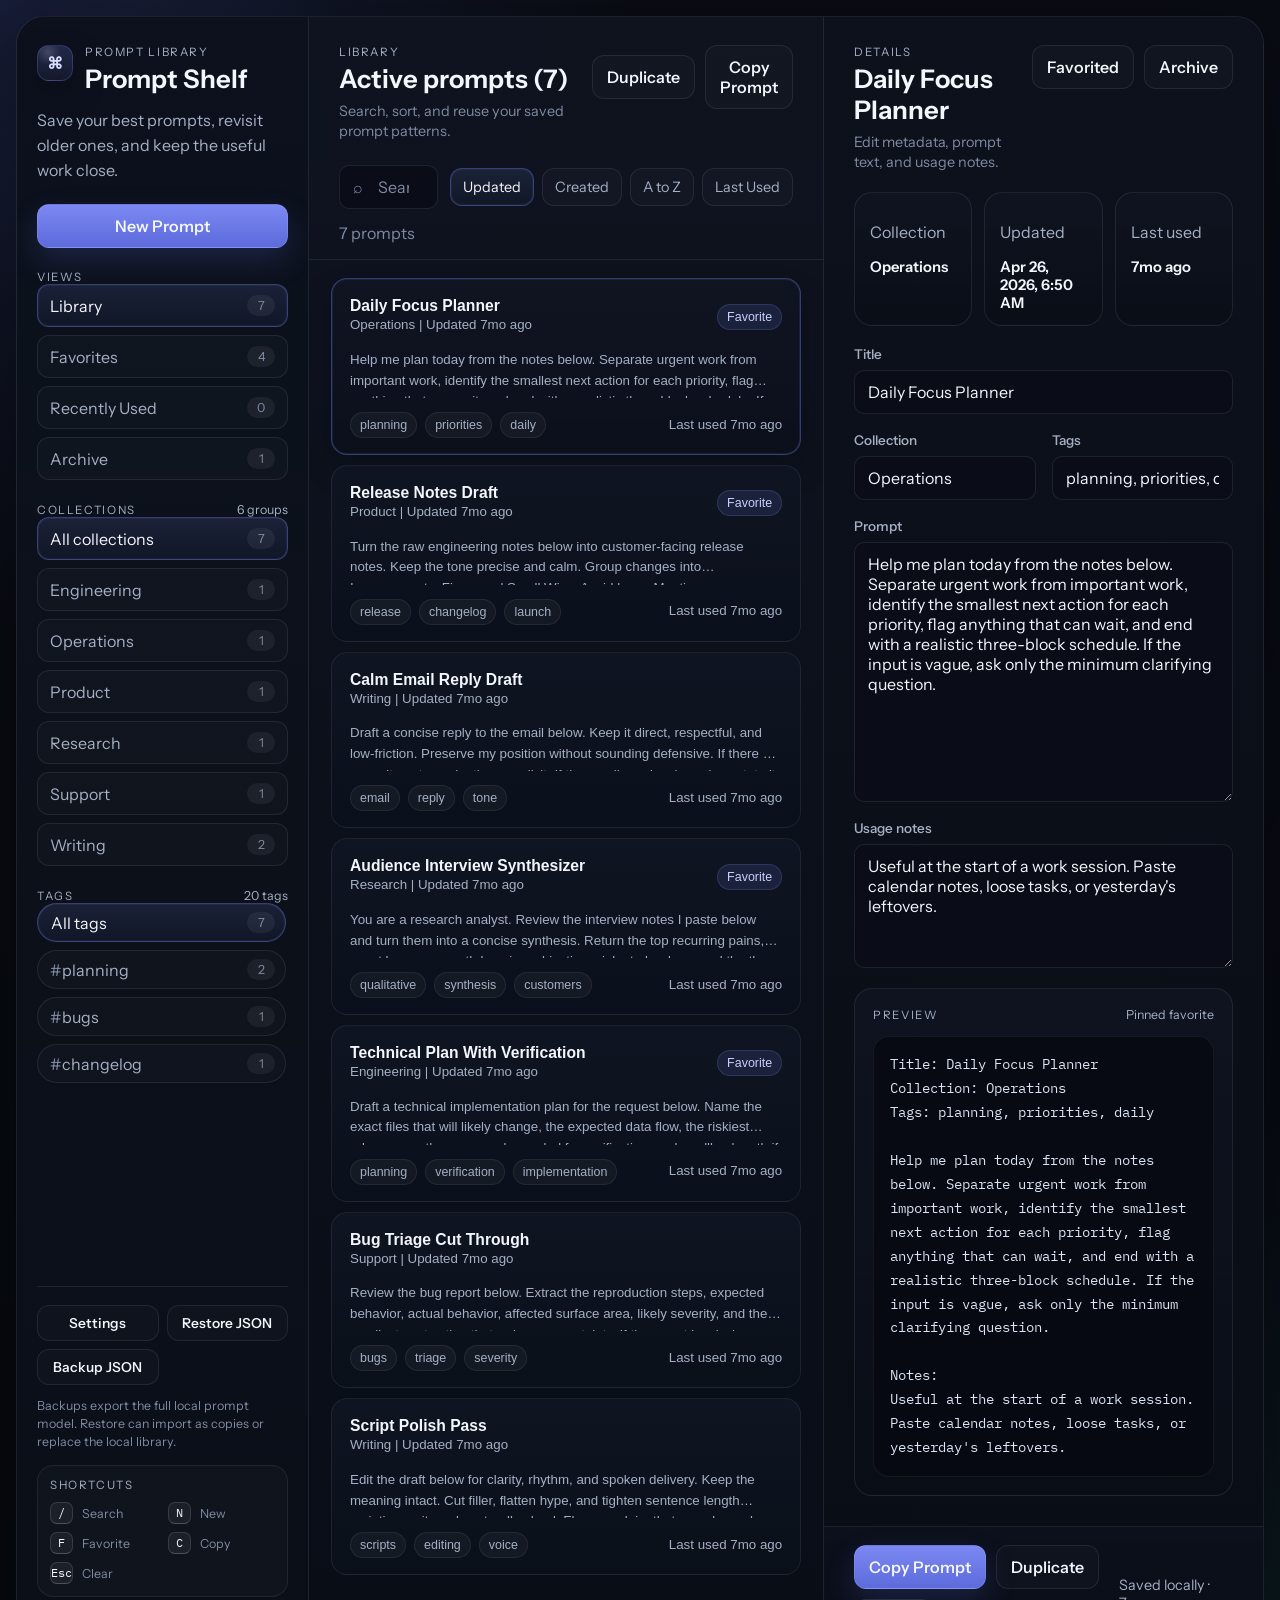
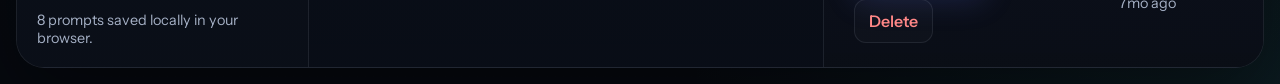
<file: index.html>
<!DOCTYPE html>
<html lang="en">
  <head>
    <meta charset="UTF-8" />
    <meta name="viewport" content="width=device-width, initial-scale=1.0" />
    <title>Prompt Shelf</title>
    <link rel="preconnect" href="https://fonts.googleapis.com" />
    <link rel="preconnect" href="https://fonts.gstatic.com" crossorigin />
    <link
      href="https://fonts.googleapis.com/css2?family=Instrument+Sans:wght@400;500;600;700&family=IBM+Plex+Mono:wght@400;500&display=swap"
      rel="stylesheet"
    />
    <link rel="stylesheet" href="styles.css" />
  </head>
  <body>
    <div class="background-grid" aria-hidden="true"></div>
    <div class="app-shell">
      <aside class="sidebar">
        <div class="brand-block">
          <div class="brand-mark" aria-hidden="true">⌘</div>
          <div>
            <p class="eyebrow">Prompt Library</p>
            <h1>Prompt Shelf</h1>
          </div>
          <p class="brand-copy">
            Save your best prompts, revisit older ones, and keep the useful
            work close.
          </p>
        </div>

        <button id="newPromptButton" class="primary-button sidebar-button" type="button">
          New Prompt
        </button>

        <section class="sidebar-section">
          <p class="section-label">Views</p>
          <div id="viewNav" class="nav-stack">
            <button class="nav-button is-active" data-view="all" type="button">
              <span>Library</span>
              <span id="countAll" class="count-pill">0</span>
            </button>
            <button class="nav-button" data-view="favorites" type="button">
              <span>Favorites</span>
              <span id="countFavorites" class="count-pill">0</span>
            </button>
            <button class="nav-button" data-view="recent" type="button">
              <span>Recently Used</span>
              <span id="countRecent" class="count-pill">0</span>
            </button>
            <button class="nav-button" data-view="archive" type="button">
              <span>Archive</span>
              <span id="countArchive" class="count-pill">0</span>
            </button>
          </div>
        </section>

        <section class="sidebar-section">
          <div class="section-heading">
            <p class="section-label">Collections</p>
            <span id="collectionCount" class="mini-label">0 groups</span>
          </div>
          <div id="collectionList" class="collection-list"></div>
        </section>

        <section class="sidebar-section">
          <div class="section-heading">
            <p class="section-label">Tags</p>
            <span id="tagCount" class="mini-label">0 tags</span>
          </div>
          <div id="tagList" class="tag-filter-list"></div>
        </section>

        <div class="sidebar-footer">
          <div class="utility-actions">
            <button id="settingsButton" class="ghost-button utility-button" type="button">
              Settings
            </button>
            <button id="importButton" class="ghost-button utility-button" type="button">
              Restore JSON
            </button>
            <button id="exportButton" class="ghost-button utility-button" type="button">
              Backup JSON
            </button>
          </div>
          <p class="backup-note">
            Backups export the full local prompt model. Restore can import as copies or replace the local library.
          </p>
          <div class="shortcut-panel" aria-label="Keyboard shortcuts">
            <p class="section-label">Shortcuts</p>
            <div class="shortcut-grid">
              <span><kbd>/</kbd> Search</span>
              <span><kbd>N</kbd> New</span>
              <span><kbd>F</kbd> Favorite</span>
              <span><kbd>C</kbd> Copy</span>
              <span><kbd>Esc</kbd> Clear</span>
            </div>
          </div>
          <p id="storageStatus" class="footer-note">Saved locally in your browser.</p>
        </div>
      </aside>

      <main class="workspace">
        <section class="library-pane">
          <header class="pane-header">
            <div>
              <p class="eyebrow">Library</p>
              <h2 id="libraryTitle">Active prompts</h2>
              <p class="pane-subtitle">Search, sort, and reuse your saved prompt patterns.</p>
            </div>
            <div class="header-actions">
              <button id="duplicatePromptTop" class="ghost-button" type="button">
                Duplicate
              </button>
              <button id="copyPromptTop" class="ghost-button" type="button">
                Copy Prompt
              </button>
            </div>
          </header>

          <section class="toolbar">
            <label class="search-field">
              <span class="visually-hidden">Search prompts</span>
              <input
                id="searchInput"
                type="search"
                placeholder="Search title, content, tags, or collection"
                autocomplete="off"
              />
            </label>

            <div id="filterChips" class="filter-chips" aria-label="Prompt filters">
              <button class="chip is-active" data-sort="updated" type="button">
                Updated
              </button>
              <button class="chip" data-sort="created" type="button">Created</button>
              <button class="chip" data-sort="alphabetical" type="button">
                A to Z
              </button>
              <button class="chip" data-sort="used" type="button">Last Used</button>
            </div>
          </section>

          <div class="list-meta">
            <p id="resultSummary">0 prompts</p>
            <button id="clearFiltersButton" class="text-button" type="button">
              Clear filters
            </button>
          </div>

          <div id="libraryList" class="prompt-list" aria-live="polite"></div>
        </section>

        <section class="detail-pane">
          <header class="detail-header">
            <div>
              <p class="eyebrow">Details</p>
              <h2 id="detailTitle">Select a prompt</h2>
              <p class="pane-subtitle">Edit metadata, prompt text, and usage notes.</p>
            </div>
            <div class="header-actions detail-actions">
              <button id="favoriteToggle" class="ghost-button" type="button">
                Favorite
              </button>
              <button id="archiveToggle" class="ghost-button" type="button">
                Archive
              </button>
            </div>
          </header>

          <div class="detail-scroll">
            <section class="summary-strip">
              <article class="summary-card">
                <p class="summary-label">Collection</p>
                <strong id="summaryFolder">-</strong>
              </article>
              <article class="summary-card">
                <p class="summary-label">Updated</p>
                <strong id="summaryUpdated">-</strong>
              </article>
              <article class="summary-card">
                <p class="summary-label">Last used</p>
                <strong id="summaryUsed">-</strong>
              </article>
            </section>

            <form id="promptForm" class="editor-form" autocomplete="off">
              <label class="field-group">
                <span class="field-label">Title</span>
                <input id="titleInput" name="title" type="text" placeholder="Prompt title" />
              </label>

              <div class="field-grid">
                <label class="field-group">
                  <span class="field-label">Collection</span>
                  <input
                    id="folderInput"
                    name="folder"
                    type="text"
                    list="folderOptions"
                    placeholder="Writing, Research, Support"
                  />
                </label>

                <label class="field-group">
                  <span class="field-label">Tags</span>
                  <input
                    id="tagsInput"
                    name="tags"
                    type="text"
                    placeholder="comma, separated, tags"
                  />
                </label>
              </div>

              <label class="field-group">
                <span class="field-label">Prompt</span>
                <textarea
                  id="contentInput"
                  name="content"
                  rows="11"
                  placeholder="Write the full reusable prompt here"
                ></textarea>
              </label>

              <label class="field-group">
                <span class="field-label">Usage notes</span>
                <textarea
                  id="notesInput"
                  name="notes"
                  rows="5"
                  placeholder="Context, best model, input rules, or handoff notes"
                ></textarea>
              </label>
            </form>

            <section class="preview-panel">
              <div class="preview-header">
                <p class="section-label">Preview</p>
                <span id="previewMeta" class="mini-label">Ready</span>
              </div>
              <pre id="promptPreview" class="prompt-preview"></pre>
            </section>
          </div>

          <footer class="detail-footer">
            <div class="footer-actions">
              <button id="copyPromptButton" class="primary-button" type="button">
                Copy Prompt
              </button>
              <button id="duplicatePromptButton" class="ghost-button" type="button">
                Duplicate
              </button>
              <button id="deletePromptButton" class="ghost-button danger" type="button">
                Delete
              </button>
            </div>
            <p id="saveStatus" class="footer-note">Saved locally.</p>
          </footer>
        </section>
      </main>
    </div>

    <datalist id="folderOptions"></datalist>
    <input id="importFileInput" class="visually-hidden" type="file" accept="application/json,.json" />
    <div id="restoreModal" class="modal-backdrop" hidden>
      <section
        class="modal-panel"
        role="dialog"
        aria-modal="true"
        aria-labelledby="restoreModalTitle"
      >
        <div class="modal-header">
          <p class="eyebrow">Restore JSON</p>
          <h2 id="restoreModalTitle">Review backup before restoring</h2>
        </div>
        <div id="restorePreview" class="restore-preview"></div>
        <p class="modal-warning">
          Restore replaces the current local prompt library. Create a backup first if you need to keep the current state.
        </p>
        <div class="modal-actions">
          <button id="cancelRestoreButton" class="ghost-button" type="button">Cancel</button>
          <button id="confirmRestoreButton" class="primary-button" type="button">Confirm Restore</button>
        </div>
      </section>
    </div>
    <div id="settingsModal" class="modal-backdrop" hidden>
      <section
        class="modal-panel"
        role="dialog"
        aria-modal="true"
        aria-labelledby="settingsModalTitle"
      >
        <div class="modal-header">
          <p class="eyebrow">Settings</p>
          <h2 id="settingsModalTitle">Storage and backup status</h2>
        </div>
        <div id="settingsSummary" class="settings-summary"></div>
        <div class="modal-actions">
          <button id="closeSettingsButton" class="primary-button" type="button">Close</button>
        </div>
      </section>
    </div>
    <div id="toast" class="toast" role="status" aria-live="polite"></div>

    <script src="prompt-model.js"></script>
    <script src="storage-adapter.js"></script>
    <script src="app.js"></script>
  </body>
</html>
</file>
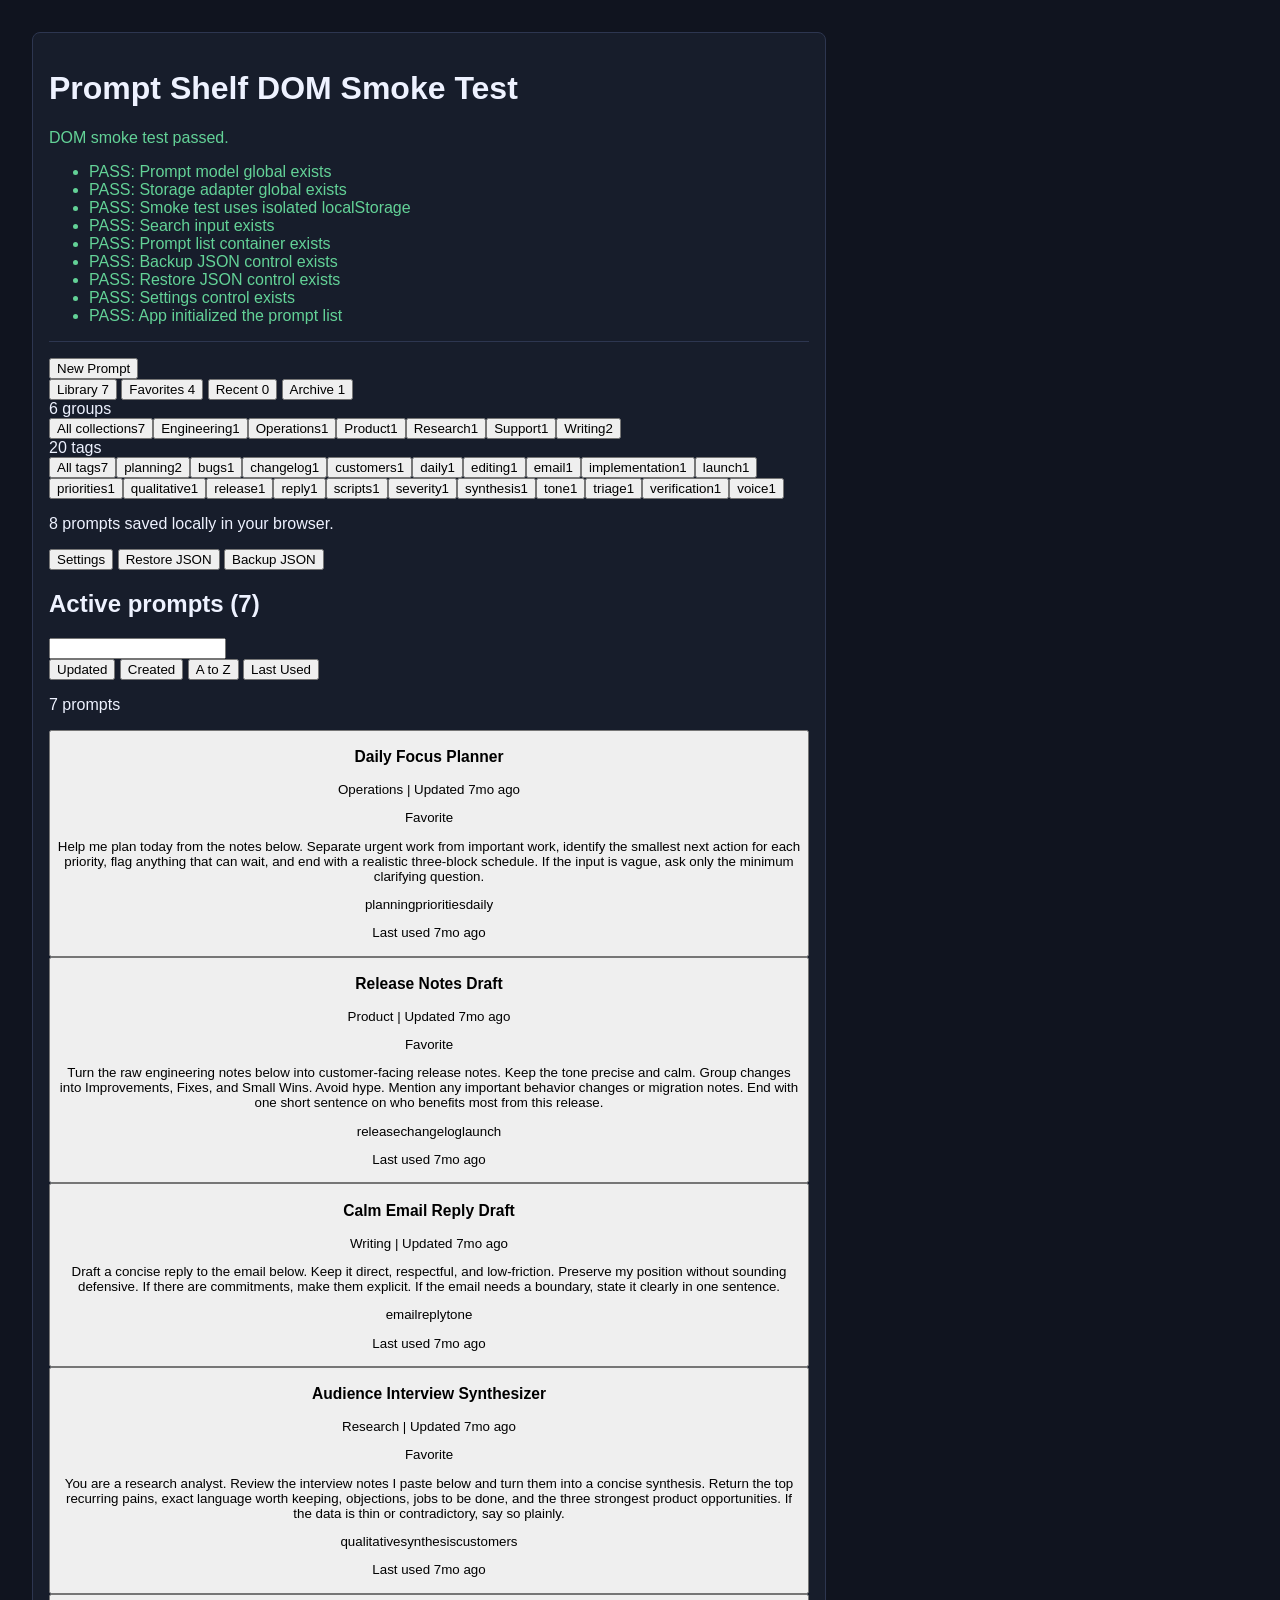
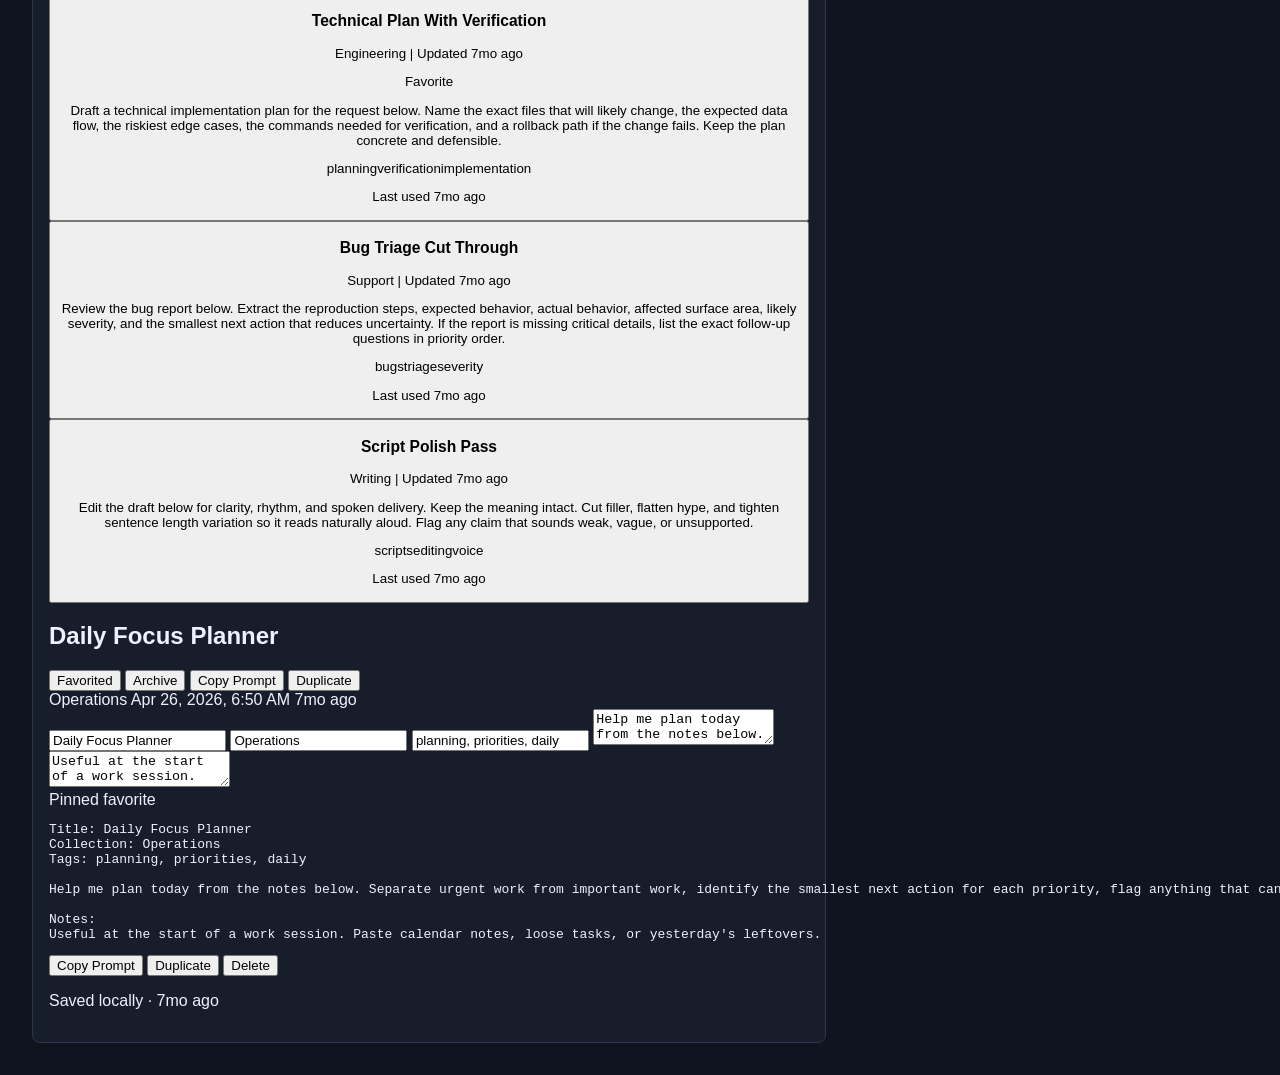
<file: tests/dom-smoke.html>
<!DOCTYPE html>
<html lang="en">
  <head>
    <meta charset="UTF-8" />
    <meta name="viewport" content="width=device-width, initial-scale=1.0" />
    <title>Prompt Shelf DOM Smoke Test</title>
    <style>
      body {
        background: #10141f;
        color: #eef2ff;
        font-family: Arial, sans-serif;
        margin: 2rem;
      }

      .smoke-panel {
        background: #171d2b;
        border: 1px solid #2d3650;
        border-radius: 8px;
        max-width: 760px;
        padding: 1rem;
      }

      .smoke-pass {
        color: #63d297;
      }

      .smoke-fail {
        color: #ff8a8a;
      }

      .app-fixture {
        border-top: 1px solid #2d3650;
        margin-top: 1rem;
        padding-top: 1rem;
      }

      .visually-hidden {
        clip: rect(0 0 0 0);
        clip-path: inset(50%);
        height: 1px;
        overflow: hidden;
        position: absolute;
        white-space: nowrap;
        width: 1px;
      }
    </style>
  </head>
  <body>
    <main class="smoke-panel">
      <h1>Prompt Shelf DOM Smoke Test</h1>
      <p id="smokeStatus">Waiting for app scripts...</p>
      <ul id="smokeResults"></ul>

      <section class="app-fixture" aria-label="App DOM fixture">
        <button id="newPromptButton" type="button">New Prompt</button>
        <div id="viewNav">
          <button class="is-active" data-view="all" type="button">Library <span id="countAll">0</span></button>
          <button data-view="favorites" type="button">Favorites <span id="countFavorites">0</span></button>
          <button data-view="recent" type="button">Recent <span id="countRecent">0</span></button>
          <button data-view="archive" type="button">Archive <span id="countArchive">0</span></button>
        </div>

        <span id="collectionCount">0 groups</span>
        <div id="collectionList"></div>
        <span id="tagCount">0 tags</span>
        <div id="tagList"></div>
        <p id="storageStatus">Saved locally in test storage.</p>

        <button id="settingsButton" type="button">Settings</button>
        <button id="importButton" type="button">Restore JSON</button>
        <button id="exportButton" type="button">Backup JSON</button>
        <input id="importFileInput" class="visually-hidden" type="file" accept="application/json,.json" />

        <h2 id="libraryTitle">Active prompts</h2>
        <input id="searchInput" type="search" />
        <div id="filterChips">
          <button class="is-active" data-sort="updated" type="button">Updated</button>
          <button data-sort="created" type="button">Created</button>
          <button data-sort="alphabetical" type="button">A to Z</button>
          <button data-sort="used" type="button">Last Used</button>
        </div>
        <p id="resultSummary">0 prompts</p>
        <button id="clearFiltersButton" type="button">Clear filters</button>
        <div id="libraryList"></div>

        <h2 id="detailTitle">Select a prompt</h2>
        <button id="favoriteToggle" type="button">Favorite</button>
        <button id="archiveToggle" type="button">Archive</button>
        <button id="copyPromptTop" type="button">Copy Prompt</button>
        <button id="duplicatePromptTop" type="button">Duplicate</button>

        <div>
          <span id="summaryFolder">-</span>
          <span id="summaryUpdated">-</span>
          <span id="summaryUsed">-</span>
        </div>

        <form id="promptForm" autocomplete="off">
          <input id="titleInput" name="title" type="text" />
          <input id="folderInput" name="folder" type="text" list="folderOptions" />
          <input id="tagsInput" name="tags" type="text" />
          <textarea id="contentInput" name="content"></textarea>
          <textarea id="notesInput" name="notes"></textarea>
        </form>

        <span id="previewMeta">Ready</span>
        <pre id="promptPreview"></pre>
        <button id="copyPromptButton" type="button">Copy Prompt</button>
        <button id="duplicatePromptButton" type="button">Duplicate</button>
        <button id="deletePromptButton" type="button">Delete</button>
        <p id="saveStatus">Saved locally.</p>
        <datalist id="folderOptions"></datalist>

        <div id="restoreModal" hidden>
          <section role="dialog" aria-modal="true" aria-labelledby="restoreModalTitle">
            <h2 id="restoreModalTitle">Review backup before restoring</h2>
            <div id="restorePreview"></div>
            <button id="cancelRestoreButton" type="button">Cancel</button>
            <button id="confirmRestoreButton" type="button">Confirm Restore</button>
          </section>
        </div>
        <div id="settingsModal" hidden>
          <section role="dialog" aria-modal="true" aria-labelledby="settingsModalTitle">
            <h2 id="settingsModalTitle">Storage and backup status</h2>
            <div id="settingsSummary"></div>
            <button id="closeSettingsButton" type="button">Close</button>
          </section>
        </div>
        <div id="toast" role="status" aria-live="polite"></div>
      </section>
    </main>

    <script>
      (function installSmokeStorage() {
        var store = Object.create(null);
        var fakeStorage = {
          getItem: function (key) {
            return Object.prototype.hasOwnProperty.call(store, key) ? store[key] : null;
          },
          setItem: function (key, value) {
            store[key] = String(value);
          },
          removeItem: function (key) {
            delete store[key];
          },
          clear: function () {
            store = Object.create(null);
          },
        };

        Object.defineProperty(window, "localStorage", {
          configurable: true,
          value: fakeStorage,
        });
        window.__promptShelfSmokeStorage = true;
      })();
    </script>
    <script src="../prompt-model.js"></script>
    <script src="../storage-adapter.js"></script>
    <script src="../app.js"></script>
    <script src="dom-smoke.js"></script>
  </body>
</html>
</file>
<file: styles.css>
:root {
  color-scheme: dark;
  --bg: #0a0d14;
  --bg-soft: rgba(15, 20, 31, 0.82);
  --panel: rgba(14, 19, 31, 0.88);
  --panel-strong: rgba(10, 14, 23, 0.96);
  --panel-muted: rgba(17, 23, 36, 0.74);
  --border: rgba(186, 196, 214, 0.11);
  --border-strong: rgba(186, 196, 214, 0.2);
  --text: #f3f6fc;
  --text-muted: #a5b0c5;
  --text-soft: #7f8aa2;
  --accent: #7c8cff;
  --accent-soft: rgba(124, 140, 255, 0.18);
  --success: #82d1b2;
  --danger: #ff8787;
  --shadow: 0 24px 80px rgba(0, 0, 0, 0.42);
  --shadow-soft: 0 12px 34px rgba(0, 0, 0, 0.22);
  --radius-xl: 28px;
  --radius-lg: 20px;
  --radius-md: 14px;
  --radius-sm: 10px;
  --font-sans: "Instrument Sans", "Aptos", "Segoe UI", sans-serif;
  --font-mono: "IBM Plex Mono", "SFMono-Regular", Consolas, monospace;
}

*,
*::before,
*::after {
  box-sizing: border-box;
}

html,
body {
  min-height: 100%;
}

body {
  margin: 0;
  font-family: var(--font-sans);
  background:
    radial-gradient(circle at top left, rgba(70, 88, 180, 0.22), transparent 30%),
    radial-gradient(circle at bottom right, rgba(40, 128, 129, 0.14), transparent 28%),
    linear-gradient(180deg, #090c13 0%, #06090f 100%);
  color: var(--text);
  overflow-x: hidden;
}

body::before {
  content: "";
  position: fixed;
  inset: 0;
  background:
    linear-gradient(to right, rgba(255, 255, 255, 0.03) 1px, transparent 1px),
    linear-gradient(to bottom, rgba(255, 255, 255, 0.02) 1px, transparent 1px);
  background-size: 56px 56px;
  mask-image: radial-gradient(circle at center, black 42%, transparent 92%);
  pointer-events: none;
  opacity: 0.33;
}

.background-grid {
  position: fixed;
  inset: 0;
  background:
    radial-gradient(circle at 15% 20%, rgba(124, 140, 255, 0.1), transparent 18%),
    radial-gradient(circle at 85% 82%, rgba(125, 203, 184, 0.08), transparent 16%);
  pointer-events: none;
}

.app-shell {
  position: relative;
  display: flex;
  width: min(1480px, calc(100vw - 32px));
  min-height: min(960px, calc(100vh - 32px));
  margin: 16px auto;
  border: 1px solid var(--border);
  border-radius: var(--radius-xl);
  background: linear-gradient(180deg, rgba(16, 21, 33, 0.82), rgba(8, 12, 20, 0.95));
  box-shadow: var(--shadow);
  backdrop-filter: blur(18px);
  overflow: hidden;
  opacity: 0;
  transform: translateY(16px);
  transition: opacity 320ms ease, transform 420ms ease;
}

body.app-ready .app-shell {
  opacity: 1;
  transform: translateY(0);
}

.sidebar {
  display: flex;
  flex-direction: column;
  gap: 22px;
  width: 292px;
  padding: 28px 20px 20px;
  background: linear-gradient(180deg, rgba(12, 17, 28, 0.98), rgba(10, 15, 24, 0.9));
  border-right: 1px solid var(--border);
  overflow: auto;
}

.workspace {
  flex: 1;
  display: grid;
  grid-template-columns: minmax(440px, 1.08fr) minmax(420px, 0.92fr);
  min-width: 0;
}

.library-pane,
.detail-pane {
  min-width: 0;
  display: flex;
  flex-direction: column;
}

.library-pane {
  border-right: 1px solid var(--border);
  background: linear-gradient(180deg, rgba(14, 19, 31, 0.78), rgba(9, 14, 24, 0.64));
}

.detail-pane {
  background: linear-gradient(180deg, rgba(13, 17, 27, 0.92), rgba(9, 13, 22, 0.95));
}

.brand-block {
  display: grid;
  grid-template-columns: 36px 1fr;
  gap: 12px;
  align-items: start;
}

.brand-block .brand-copy {
  grid-column: 1 / -1;
}

.brand-mark {
  display: grid;
  place-items: center;
  width: 36px;
  height: 36px;
  border: 1px solid rgba(124, 140, 255, 0.24);
  border-radius: 12px;
  background:
    radial-gradient(circle at 30% 20%, rgba(255, 255, 255, 0.16), transparent 34%),
    linear-gradient(180deg, rgba(124, 140, 255, 0.2), rgba(124, 140, 255, 0.07));
  color: #d9ddff;
  font-weight: 700;
  box-shadow: var(--shadow-soft);
}

.brand-block h1,
.pane-header h2,
.detail-header h2 {
  margin: 4px 0 0;
  font-size: clamp(1.25rem, 2vw, 1.75rem);
  font-weight: 650;
  letter-spacing: 0;
}

.brand-copy,
.footer-note,
.mini-label,
.summary-label,
.section-label,
.list-meta,
.eyebrow,
.field-label {
  color: var(--text-muted);
}

.brand-copy {
  margin: 2px 0 0;
  line-height: 1.55;
  max-width: 28ch;
}

.eyebrow,
.section-label {
  margin: 0;
  font-size: 0.72rem;
  text-transform: uppercase;
  letter-spacing: 0.14em;
}

.section-heading,
.preview-header,
.list-meta,
.pane-header,
.detail-header,
.toolbar,
.detail-footer {
  display: flex;
  align-items: center;
  justify-content: space-between;
  gap: 12px;
}

.sidebar-button,
.primary-button,
.ghost-button,
.text-button,
.chip,
.nav-button,
.collection-button,
.tag-filter-button {
  border: 1px solid transparent;
  border-radius: 12px;
  font: inherit;
  transition:
    border-color 150ms ease,
    background-color 150ms ease,
    color 150ms ease,
    transform 150ms ease;
  cursor: pointer;
}

.primary-button {
  background: linear-gradient(180deg, rgba(130, 144, 255, 0.95), rgba(98, 112, 230, 0.95));
  color: #f6f8ff;
  border-color: rgba(255, 255, 255, 0.09);
  box-shadow: 0 12px 30px rgba(85, 98, 201, 0.24);
}

.primary-button:hover,
.ghost-button:hover,
.chip:hover,
.nav-button:hover,
.collection-button:hover,
.tag-filter-button:hover,
.text-button:hover {
  transform: translateY(-1px);
}

.sidebar-button,
.primary-button,
.ghost-button {
  padding: 11px 14px;
  font-weight: 560;
}

button:focus-visible,
input:focus-visible,
textarea:focus-visible {
  outline: 2px solid rgba(124, 140, 255, 0.62);
  outline-offset: 2px;
}

.ghost-button,
.nav-button,
.collection-button,
.tag-filter-button,
.chip {
  background: rgba(255, 255, 255, 0.02);
  color: var(--text);
  border-color: var(--border);
}

.text-button {
  padding: 0;
  background: transparent;
  color: var(--text-muted);
}

.text-button:hover {
  color: var(--text);
}

.ghost-button.danger {
  color: var(--danger);
}

.nav-stack,
.collection-list,
.tag-filter-list {
  display: flex;
  flex-direction: column;
  gap: 8px;
}

.nav-button,
.collection-button,
.tag-filter-button {
  display: flex;
  align-items: center;
  justify-content: space-between;
  width: 100%;
  padding: 10px 12px;
  text-align: left;
  color: var(--text-muted);
}

.nav-button.is-active,
.collection-button.is-active,
.tag-filter-button.is-active,
.chip.is-active {
  background: linear-gradient(180deg, rgba(28, 35, 57, 0.95), rgba(17, 24, 40, 0.95));
  border-color: rgba(124, 140, 255, 0.34);
  color: var(--text);
  box-shadow: inset 0 0 0 1px rgba(124, 140, 255, 0.08);
}

.count-pill {
  min-width: 28px;
  padding: 3px 8px;
  border-radius: 999px;
  background: rgba(255, 255, 255, 0.06);
  color: var(--text-soft);
  font-size: 0.78rem;
  text-align: center;
}

.tag-filter-list {
  max-height: 180px;
  overflow: auto;
  padding-right: 2px;
}

.tag-filter-button {
  border-radius: 999px;
  padding: 8px 10px 8px 12px;
  color: var(--text-muted);
}

.tag-filter-button span:first-child::before {
  content: "#";
  color: var(--text-soft);
  margin-right: 1px;
}

.tag-filter-button[data-tag="all"] span:first-child::before {
  content: "";
}

.sidebar-footer {
  margin-top: auto;
  padding-top: 18px;
  border-top: 1px solid var(--border);
}

.utility-actions {
  display: grid;
  grid-template-columns: 1fr 1fr;
  gap: 8px;
  margin-bottom: 12px;
}

.utility-button {
  padding: 9px 10px;
  font-size: 0.86rem;
}

.shortcut-panel {
  margin: 0 0 14px;
  padding: 12px;
  border: 1px solid rgba(255, 255, 255, 0.07);
  border-radius: 16px;
  background: rgba(255, 255, 255, 0.025);
}

.backup-note {
  margin: 0 0 14px;
  color: var(--text-soft);
  font-size: 0.78rem;
  line-height: 1.45;
}

.shortcut-grid {
  display: grid;
  grid-template-columns: 1fr 1fr;
  gap: 8px 10px;
  margin-top: 10px;
  color: var(--text-soft);
  font-size: 0.78rem;
}

kbd {
  display: inline-grid;
  place-items: center;
  min-width: 23px;
  height: 22px;
  margin-right: 6px;
  border: 1px solid rgba(255, 255, 255, 0.12);
  border-bottom-color: rgba(255, 255, 255, 0.22);
  border-radius: 7px;
  background: rgba(255, 255, 255, 0.055);
  color: var(--text);
  font: 0.72rem var(--font-mono);
}

.pane-header,
.detail-header {
  padding: 28px 30px 20px;
  align-items: flex-start;
}

.header-actions {
  display: flex;
  align-items: center;
  gap: 10px;
}

.toolbar,
.list-meta {
  padding: 0 30px 14px;
}

.toolbar {
  position: sticky;
  top: 0;
  z-index: 2;
  padding-top: 4px;
  background: linear-gradient(180deg, rgba(14, 19, 31, 0.98), rgba(14, 19, 31, 0.82));
}

.search-field {
  flex: 1;
  min-width: 0;
  position: relative;
}

.search-field::before {
  content: "⌕";
  position: absolute;
  left: 14px;
  top: 50%;
  z-index: 1;
  color: var(--text-soft);
  transform: translateY(-50%);
}

.search-field input {
  padding-left: 38px;
}

input,
textarea {
  width: 100%;
  border: 1px solid var(--border);
  border-radius: var(--radius-sm);
  background: rgba(10, 14, 24, 0.9);
  color: var(--text);
  padding: 11px 13px;
  font: inherit;
  outline: none;
  transition: border-color 150ms ease, box-shadow 150ms ease, background-color 150ms ease;
}

input::placeholder,
textarea::placeholder {
  color: var(--text-soft);
}

input:focus,
textarea:focus {
  border-color: rgba(124, 140, 255, 0.44);
  box-shadow: 0 0 0 4px rgba(124, 140, 255, 0.12);
}

textarea {
  resize: vertical;
  min-height: 120px;
}

#contentInput {
  min-height: 260px;
}

.filter-chips {
  display: flex;
  align-items: center;
  gap: 8px;
  flex-wrap: wrap;
}

.chip {
  padding: 9px 12px;
  color: var(--text-muted);
  font-size: 0.9rem;
}

.list-meta {
  border-bottom: 1px solid var(--border);
  padding-bottom: 16px;
}

.list-meta p {
  margin: 0;
  color: var(--text-soft);
}

.prompt-list {
  flex: 1;
  min-height: 0;
  overflow: auto;
  padding: 18px 22px 30px;
}

.prompt-list::-webkit-scrollbar,
.detail-scroll::-webkit-scrollbar {
  width: 10px;
}

.prompt-list::-webkit-scrollbar-thumb,
.detail-scroll::-webkit-scrollbar-thumb {
  background: rgba(255, 255, 255, 0.09);
  border-radius: 999px;
}

.prompt-row {
  display: grid;
  gap: 14px;
  width: 100%;
  padding: 18px 18px 16px;
  margin-bottom: 10px;
  border: 1px solid rgba(186, 196, 214, 0.095);
  border-radius: 16px;
  background: linear-gradient(180deg, rgba(16, 21, 34, 0.92), rgba(11, 16, 27, 0.92));
  color: inherit;
  text-align: left;
  cursor: pointer;
  animation: row-in 260ms ease both;
  animation-delay: calc(var(--row-index, 0) * 32ms);
}

.prompt-row:hover {
  border-color: var(--border-strong);
  background: linear-gradient(180deg, rgba(19, 24, 38, 0.96), rgba(12, 18, 31, 0.96));
  transform: translateY(-1px);
}

.prompt-row.is-selected {
  border-color: rgba(124, 140, 255, 0.36);
  box-shadow:
    inset 0 0 0 1px rgba(124, 140, 255, 0.12),
    0 16px 30px rgba(4, 8, 18, 0.22);
}

.row-header,
.row-footer {
  display: flex;
  align-items: center;
  justify-content: space-between;
  gap: 12px;
}

.row-title-wrap {
  min-width: 0;
}

.row-title {
  margin: 0;
  font-size: 0.98rem;
  font-weight: 620;
  letter-spacing: 0;
}

.pane-subtitle {
  margin: 7px 0 0;
  color: var(--text-soft);
  font-size: 0.9rem;
  line-height: 1.4;
}

.row-meta,
.row-snippet,
.tag-chip,
.status-chip,
.empty-state p {
  color: var(--text-muted);
}

.row-meta,
.row-snippet {
  margin: 0;
  line-height: 1.55;
}

.row-snippet {
  display: -webkit-box;
  -webkit-line-clamp: 2;
  -webkit-box-orient: vertical;
  overflow: hidden;
  min-height: 3rem;
}

.row-tags {
  display: flex;
  flex-wrap: wrap;
  gap: 8px;
}

.tag-chip,
.status-chip {
  padding: 5px 9px;
  border-radius: 999px;
  background: rgba(255, 255, 255, 0.04);
  border: 1px solid rgba(255, 255, 255, 0.07);
  font-size: 0.78rem;
}

.status-chip.favorite {
  color: #c8d0ff;
  background: rgba(124, 140, 255, 0.12);
  border-color: rgba(124, 140, 255, 0.2);
}

.status-chip.archive {
  color: #d5dfef;
}

.detail-scroll {
  flex: 1;
  min-height: 0;
  overflow: auto;
  padding: 0 30px 30px;
}

.summary-strip {
  display: grid;
  grid-template-columns: repeat(3, minmax(0, 1fr));
  gap: 12px;
  margin-bottom: 20px;
}

.summary-card,
.preview-panel,
.empty-state {
  border: 1px solid var(--border);
  border-radius: 18px;
  background: linear-gradient(180deg, rgba(16, 21, 34, 0.78), rgba(10, 14, 23, 0.92));
}

.summary-card {
  padding: 13px 15px;
}

.summary-card strong {
  display: block;
  margin-top: 10px;
  font-size: 0.92rem;
  font-weight: 620;
}

.editor-form {
  display: grid;
  gap: 18px;
}

.field-grid {
  display: grid;
  grid-template-columns: repeat(2, minmax(0, 1fr));
  gap: 16px;
}

.field-group {
  display: grid;
  gap: 8px;
}

.field-label {
  font-size: 0.84rem;
  font-weight: 540;
}

.preview-panel {
  margin-top: 20px;
  padding: 18px;
}

.prompt-preview {
  margin: 14px 0 0;
  padding: 16px;
  min-height: 160px;
  border-radius: 16px;
  background: rgba(7, 10, 18, 0.88);
  border: 1px solid rgba(255, 255, 255, 0.06);
  color: #dbe4f4;
  white-space: pre-wrap;
  font-family: var(--font-mono);
  font-size: 0.88rem;
  line-height: 1.7;
}

.detail-footer {
  padding: 18px 30px 24px;
  border-top: 1px solid var(--border);
  background: linear-gradient(180deg, rgba(12, 16, 27, 0.96), rgba(10, 14, 22, 0.98));
}

.footer-actions {
  display: flex;
  align-items: center;
  gap: 10px;
  flex-wrap: wrap;
}

.footer-note {
  margin: 0;
  font-size: 0.9rem;
}

.empty-state {
  padding: 34px 26px;
  text-align: center;
}

.empty-state h3 {
  color: var(--text);
  font-size: 1.05rem;
  letter-spacing: 0;
}

.empty-state h3,
.empty-state p {
  margin: 0;
}

.empty-state p {
  margin-top: 10px;
  line-height: 1.6;
}

.empty-actions {
  display: flex;
  justify-content: center;
  gap: 10px;
  flex-wrap: wrap;
  margin-top: 18px;
}

.mini-label {
  font-size: 0.78rem;
}

.toast {
  position: fixed;
  right: 22px;
  bottom: 22px;
  max-width: min(420px, calc(100vw - 32px));
  padding: 12px 15px;
  border-radius: 14px;
  border: 1px solid rgba(124, 140, 255, 0.22);
  background: rgba(12, 16, 25, 0.94);
  color: var(--text);
  box-shadow: 0 14px 40px rgba(0, 0, 0, 0.34);
  opacity: 0;
  transform: translateY(12px);
  pointer-events: none;
  transition: opacity 180ms ease, transform 180ms ease;
}

.toast.is-visible {
  opacity: 1;
  transform: translateY(0);
}

.modal-backdrop {
  position: fixed;
  inset: 0;
  z-index: 20;
  display: grid;
  place-items: center;
  padding: 18px;
  background: rgba(2, 5, 12, 0.72);
  backdrop-filter: blur(10px);
}

.modal-backdrop[hidden] {
  display: none;
}

.modal-panel {
  width: min(520px, 100%);
  border: 1px solid var(--border-strong);
  border-radius: 20px;
  background: linear-gradient(180deg, rgba(17, 23, 36, 0.98), rgba(8, 12, 20, 0.98));
  box-shadow: var(--shadow);
  padding: 22px;
}

.modal-header h2 {
  margin: 4px 0 0;
  font-size: 1.2rem;
  letter-spacing: 0;
}

.restore-preview {
  display: grid;
  gap: 8px;
  margin: 18px 0;
}

.settings-summary {
  display: grid;
  gap: 8px;
  margin: 18px 0;
}

.restore-preview-row,
.summary-row,
.summary-note {
  display: flex;
  align-items: center;
  justify-content: space-between;
  gap: 12px;
  padding: 10px 12px;
  border: 1px solid var(--border);
  border-radius: 12px;
  background: rgba(255, 255, 255, 0.03);
}

.summary-note {
  align-items: flex-start;
  flex-direction: column;
}

.restore-preview-row span:first-child,
.summary-row span:first-child,
.summary-note span:first-child {
  color: var(--text-muted);
}

.restore-preview-row strong,
.summary-row strong {
  color: var(--text);
}

.summary-note p {
  margin: 0;
  color: var(--text);
  line-height: 1.5;
}

.modal-warning {
  margin: 0 0 18px;
  color: var(--danger);
  line-height: 1.5;
}

.modal-actions {
  display: flex;
  justify-content: flex-end;
  gap: 10px;
  flex-wrap: wrap;
}

.visually-hidden {
  position: absolute;
  width: 1px;
  height: 1px;
  padding: 0;
  margin: -1px;
  overflow: hidden;
  clip: rect(0, 0, 0, 0);
  white-space: nowrap;
  border: 0;
}

@keyframes row-in {
  from {
    opacity: 0;
    transform: translateY(8px);
  }

  to {
    opacity: 1;
    transform: translateY(0);
  }
}

@media (max-width: 1180px) {
  .app-shell {
    width: min(100vw - 24px, 1200px);
    min-height: calc(100vh - 24px);
    margin: 12px auto;
  }

  .sidebar {
    width: 260px;
    padding: 22px 18px 18px;
  }

  .workspace {
    grid-template-columns: minmax(360px, 1fr) minmax(360px, 0.95fr);
  }

  .pane-header,
  .detail-header,
  .toolbar,
  .list-meta,
  .detail-scroll,
  .detail-footer {
    padding-left: 22px;
    padding-right: 22px;
  }
}

@media (max-width: 1040px) {
  .app-shell {
    min-height: auto;
  }

  .workspace {
    grid-template-columns: 1fr;
  }

  .library-pane {
    border-right: 0;
    border-bottom: 1px solid var(--border);
  }

  .prompt-list {
    max-height: 520px;
  }
}

@media (max-width: 920px) {
  .app-shell {
    flex-direction: column;
    min-height: auto;
  }

  .sidebar {
    width: 100%;
    border-right: 0;
    border-bottom: 1px solid var(--border);
  }

  .brand-block {
    grid-template-columns: 36px minmax(0, 1fr);
  }

  .sidebar-footer {
    margin-top: 0;
  }

  .utility-actions,
  .shortcut-grid {
    grid-template-columns: repeat(2, minmax(0, 1fr));
  }

  .nav-stack,
  .collection-list,
  .tag-filter-list {
    display: grid;
    grid-template-columns: repeat(2, minmax(0, 1fr));
  }

  .tag-filter-list {
    max-height: none;
  }
}

@media (max-width: 720px) {
  .app-shell {
    width: calc(100vw - 16px);
    margin: 8px auto;
    border-radius: 24px;
  }

  .toolbar,
  .pane-header,
  .detail-header,
  .list-meta,
  .detail-scroll,
  .detail-footer {
    padding-left: 16px;
    padding-right: 16px;
  }

  .toolbar,
  .pane-header,
  .detail-header,
  .list-meta {
    flex-direction: column;
    align-items: stretch;
  }

  .header-actions,
  .detail-actions,
  .footer-actions {
    width: 100%;
    justify-content: flex-start;
    flex-wrap: wrap;
  }

  .summary-strip,
  .field-grid,
  .nav-stack,
  .collection-list,
  .tag-filter-list {
    grid-template-columns: 1fr;
  }

  .filter-chips {
    width: 100%;
  }

  .chip {
    flex: 1 1 calc(50% - 6px);
    text-align: center;
  }

  .prompt-list {
    max-height: min(520px, 58vh);
    padding: 14px 12px 22px;
  }

  .prompt-row {
    padding: 16px;
  }

  .row-header,
  .row-footer {
    align-items: flex-start;
    flex-direction: column;
  }

  .toast {
    right: 12px;
    bottom: 12px;
  }
}

@media (max-width: 480px) {
  .utility-actions,
  .shortcut-grid {
    grid-template-columns: 1fr;
  }

  .header-actions > button,
  .footer-actions > button {
    flex: 1 1 150px;
  }
}

@media (prefers-reduced-motion: reduce) {
  *,
  *::before,
  *::after {
    animation: none !important;
    transition: none !important;
    scroll-behavior: auto !important;
  }

  .app-shell,
  .toast {
    transform: none !important;
  }
}
</file>
